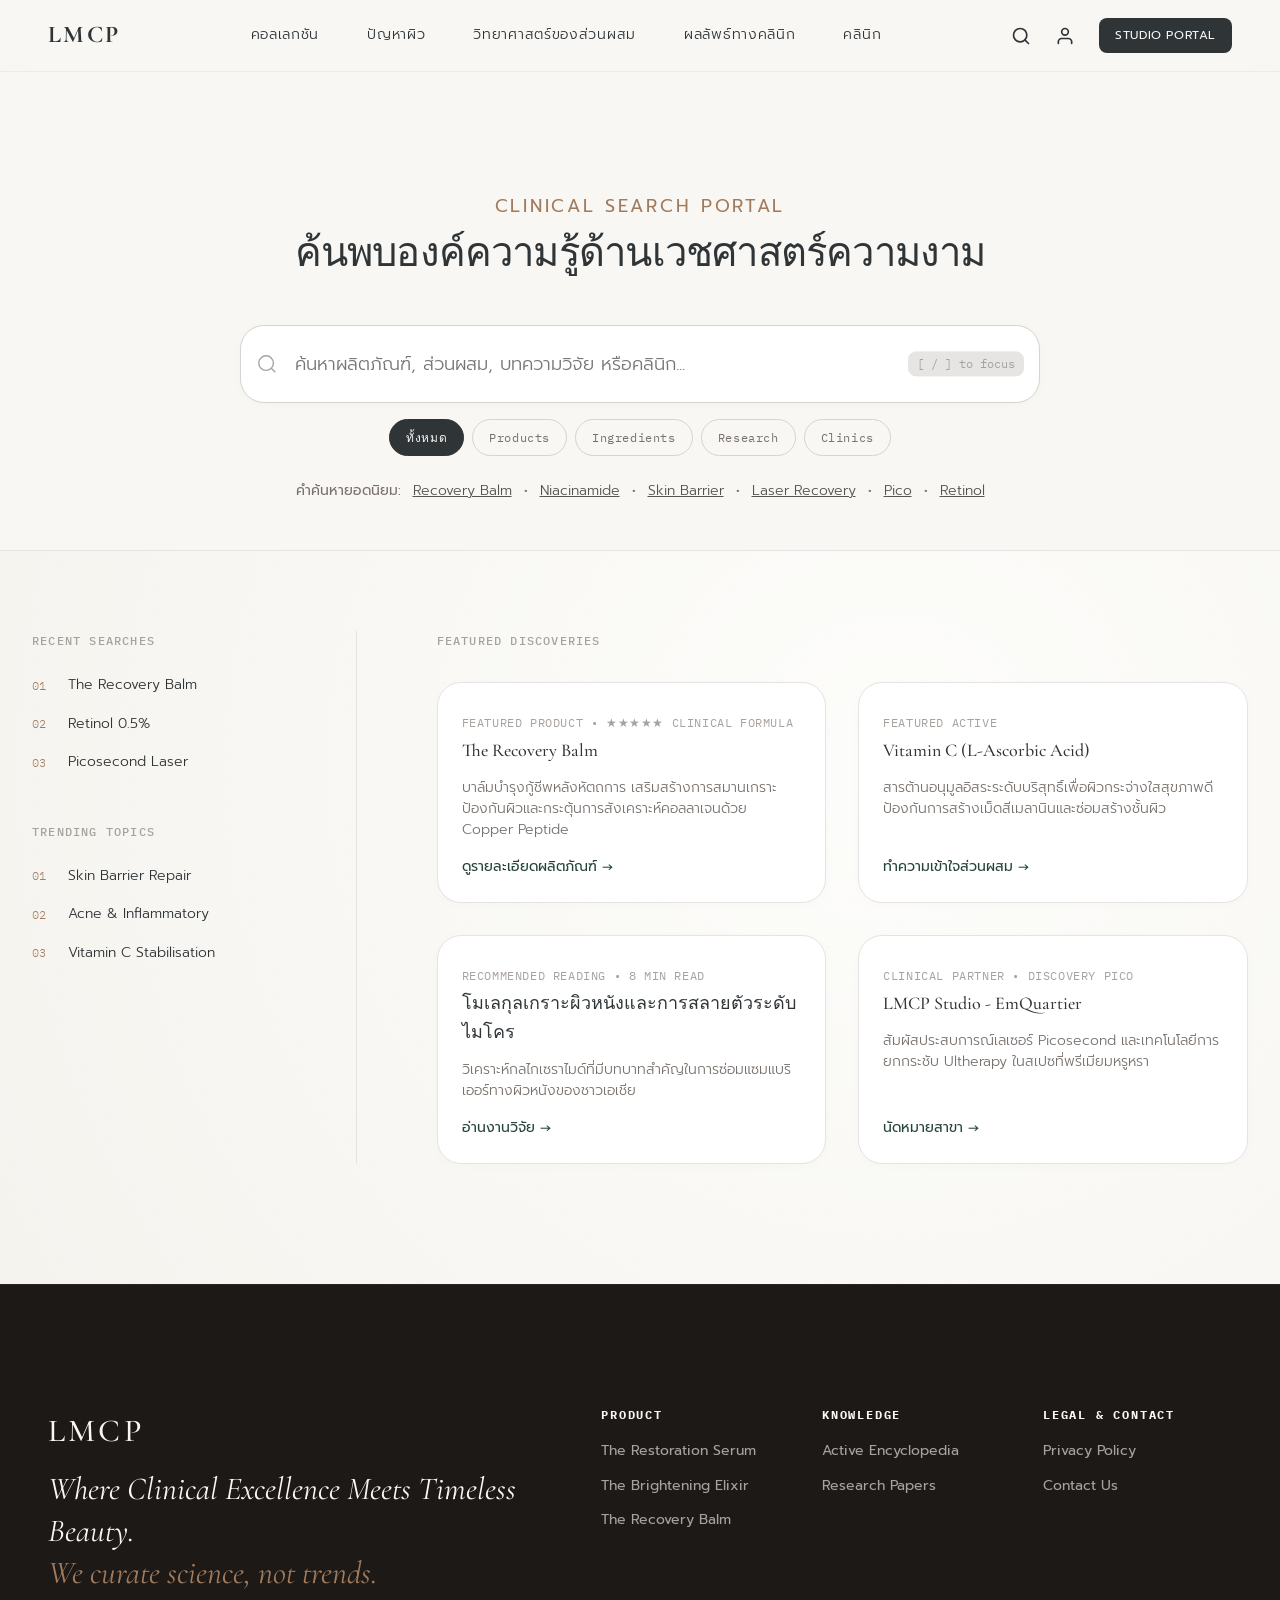
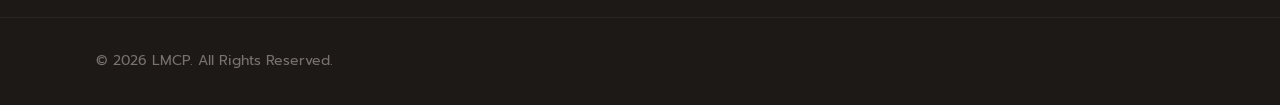
<file: search.html>
<!DOCTYPE html>
<html lang="th">
<head>
  <meta charset="UTF-8">
  <meta name="viewport" content="width=device-width, initial-scale=1.0">
  <title>Clinical Discovery Workspace - LMCP</title>
  
  <link rel="stylesheet" href="variables.css">
  <link rel="stylesheet" href="styles.css">
  <link rel="stylesheet" href="motion.css">
  <link rel="stylesheet" href="shop.css">
  
  <link rel="preconnect" href="https://fonts.googleapis.com">
  <link rel="preconnect" href="https://fonts.gstatic.com" crossorigin>
  <link href="https://fonts.googleapis.com/css2?family=Cormorant+Garamond:ital,wght@0,300;0,400;0,600;1,300;1,400&family=IBM+Plex+Mono:wght@300;400;500&family=Prompt:wght@100;200;300;400;500&display=swap" rel="stylesheet">
  
  <style>
    /* Spotlight Workspace Custom Accents */
    .search-workspace-hero {
      padding: var(--space-12) 0 var(--space-8);
      background-color: var(--color-clinical-white);
      border-bottom: 1px solid var(--border-primary);
      margin-top: 72px;
    }
    
    .search-bar-wrapper {
      position: relative;
      max-width: 800px;
      margin: var(--space-6) auto var(--space-4);
      z-index: 10;
    }
    
    .search-input {
      width: 100%;
      padding: var(--space-5) var(--space-12) var(--space-5) var(--space-6);
      font-family: var(--font-body);
      font-size: var(--font-size-body);
      font-weight: 300;
      color: var(--color-graphite);
      background: var(--color-pure-white);
      border: 1px solid var(--color-stone-300);
      border-radius: var(--radius-xl);
      box-shadow: var(--shadow-soft);
      outline: none;
      transition: all var(--duration-interaction) var(--ease-out-expo);
    }
    
    .search-input:focus {
      border-color: var(--color-forest);
      box-shadow: var(--shadow-medium), 0 0 0 4px rgba(37, 68, 56, 0.05);
    }
    
    .search-input-icon {
      position: absolute;
      left: var(--space-4);
      top: 50%;
      transform: translateY(-50%);
      color: var(--color-stone-400);
      pointer-events: none;
      display: flex;
      align-items: center;
    }
    
    .search-shortcut-badge {
      position: absolute;
      right: var(--space-4);
      top: 50%;
      transform: translateY(-50%);
      font-family: var(--font-mono);
      font-size: var(--font-size-micro);
      color: var(--color-stone-400);
      background-color: var(--color-stone-100);
      border: 1px solid var(--border-primary);
      padding: 2px var(--space-2);
      border-radius: var(--radius-sm);
      pointer-events: none;
    }

    .scope-pills-row {
      display: flex;
      justify-content: center;
      gap: var(--space-2);
      margin-top: var(--space-4);
      flex-wrap: wrap;
    }

    .scope-pill {
      font-family: var(--font-mono);
      font-size: var(--font-size-micro);
      color: var(--color-stone-500);
      background: transparent;
      border: 1px solid var(--color-stone-300);
      padding: var(--space-2) var(--space-4);
      border-radius: var(--radius-pill);
      cursor: pointer;
      transition: all 0.3s;
      letter-spacing: 0.05em;
    }

    .scope-pill:hover, .scope-pill.active {
      color: var(--color-clinical-white);
      background-color: var(--color-graphite);
      border-color: var(--color-graphite);
    }

    .popular-tags-ribbon {
      display: flex;
      justify-content: center;
      align-items: center;
      gap: var(--space-3);
      margin-top: var(--space-5);
      font-size: var(--font-size-caption);
      color: var(--color-stone-500);
      flex-wrap: wrap;
    }

    .popular-tag {
      color: var(--color-stone-600);
      text-decoration: underline;
      cursor: pointer;
      font-weight: 300;
      transition: color 0.2s;
    }

    .popular-tag:hover {
      color: var(--color-forest);
    }

    /* Grid layout */
    .discovery-workspace-body {
      padding: var(--space-10) 0 var(--space-12);
      min-height: 500px;
    }

    /* Pre-search Recommended layout */
    .presearch-grid {
      display: grid;
      grid-template-columns: 1fr 2.5fr;
      gap: var(--space-10);
    }

    .presearch-sidebar {
      border-right: 1px solid var(--border-primary);
      padding-right: var(--space-8);
    }

    .trending-list {
      display: flex;
      flex-direction: column;
      gap: var(--space-4);
      margin-top: var(--space-5);
    }

    .trending-item {
      display: flex;
      align-items: center;
      gap: var(--space-3);
      color: var(--color-graphite);
      text-decoration: none;
      font-weight: 300;
      font-size: var(--font-size-caption);
      transition: color 0.2s;
    }

    .trending-item:hover {
      color: var(--color-forest);
    }

    .trending-num {
      font-family: var(--font-mono);
      color: var(--color-bronze);
      font-size: var(--font-size-micro);
      width: 24px;
    }

    /* Live Search Results structure */
    .results-workspace {
      display: none; /* Dynamic toggled */
    }

    .category-results-block {
      margin-bottom: var(--space-10);
      padding-bottom: var(--space-8);
      border-bottom: 1px solid var(--border-primary);
    }

    .category-results-block:last-child {
      border-bottom: none;
      margin-bottom: 0;
      padding-bottom: 0;
    }

    .category-header {
      display: flex;
      justify-content: space-between;
      align-items: baseline;
      margin-bottom: var(--space-6);
    }

    .category-title {
      font-family: var(--font-heading);
      font-size: var(--font-size-h4);
      color: var(--color-graphite);
    }

    .category-count {
      font-family: var(--font-mono);
      font-size: var(--font-size-caption);
      color: var(--color-stone-400);
    }

    .results-grid {
      display: grid;
      grid-template-columns: repeat(auto-fill, minmax(280px, 1fr));
      gap: var(--space-6);
    }

    /* Cards */
    .result-card {
      background: var(--color-pure-white);
      border: 1px solid var(--border-primary);
      border-radius: var(--radius-xl);
      padding: var(--space-5);
      display: flex;
      flex-direction: column;
      justify-content: space-between;
      transition: all 0.3s var(--ease-out-expo);
      box-shadow: var(--shadow-soft);
      min-height: 220px;
    }

    .result-card:hover {
      transform: translateY(-4px);
      box-shadow: var(--shadow-medium);
      border-color: var(--color-stone-300);
    }

    .card-meta {
      font-family: var(--font-mono);
      font-size: var(--font-size-micro);
      color: var(--color-stone-400);
      margin-bottom: var(--space-2);
      text-transform: uppercase;
      letter-spacing: 0.05em;
    }

    .card-title {
      font-family: var(--font-heading);
      font-size: var(--font-size-body);
      color: var(--color-graphite);
      margin-bottom: var(--space-3);
      font-weight: 500;
    }

    .card-description {
      font-size: var(--font-size-caption);
      color: var(--color-stone-500);
      line-height: 1.5;
      font-weight: 300;
      margin-bottom: var(--space-4);
    }

    .card-link {
      color: var(--color-forest);
      text-decoration: none;
      font-size: var(--font-size-caption);
      font-weight: 400;
      display: inline-flex;
      align-items: center;
      transition: gap 0.2s;
    }

    .card-link:hover {
      gap: 6px;
    }

    /* Highlight mark */
    mark {
      background-color: rgba(37, 68, 56, 0.1);
      color: var(--color-forest);
      border-radius: 2px;
      padding: 0 2px;
    }

    /* Empty state */
    .search-empty-state {
      display: none;
      text-align: center;
      padding: var(--space-12) 0;
      max-width: 500px;
      margin: 0 auto;
    }

    @media (max-width: 960px) {
      .presearch-grid {
        grid-template-columns: 1fr;
        gap: var(--space-8);
      }
      .presearch-sidebar {
        border-right: none;
        border-bottom: 1px solid var(--border-primary);
        padding-right: 0;
        padding-bottom: var(--space-6);
      }
    }
  </style>
  <!-- Smart Image Fallback -->
  <script>
    document.addEventListener('error', function(e) {
      if (e.target && e.target.tagName === 'IMG') {
        var currentSrc = e.target.getAttribute('src') || '';
        var filename = currentSrc.split('/').pop();
        if (filename && e.target.dataset.lastFailed !== filename) {
          e.target.dataset.lastFailed = filename;
          e.target.src = filename;
        }
      }
    }, true);
  </script>
</head>
<body>

  <!-- Sticky Transparent Navigation Header -->
  <header class="main-header">
    <div class="nav-container">
      <div class="logo">
        <a href="homepage.html">LMCP</a>
      </div>
      <nav class="nav-menu">
        <a href="clinical_collections.html">คอลเลกชัน</a>
        <a href="homepage.html#concerns">ปัญหาผิว</a>
        <a href="ingredient_encyclopedia.html">วิทยาศาสตร์ของส่วนผสม</a>
        <a href="homepage.html#stories">ผลลัพธ์ทางคลินิก</a>
        <a href="clinic_finder.html">คลินิก</a>
      </nav>
      <div class="nav-actions">
        <a href="search.html" class="nav-icon active" aria-label="ค้นหา">
          <svg width="20" height="20" viewBox="0 0 24 24" fill="none" stroke="currentColor" stroke-width="2" stroke-linecap="round" stroke-linejoin="round"><circle cx="11" cy="11" r="8"></circle><line x1="21" y1="21" x2="16.65" y2="16.65"></line></svg>
        </a>
        <a href="#" class="nav-icon" aria-label="บัญชีผู้ใช้">
          <svg width="20" height="20" viewBox="0 0 24 24" fill="none" stroke="currentColor" stroke-width="2" stroke-linecap="round" stroke-linejoin="round"><path d="M20 21v-2a4 4 0 0 0-4-4H8a4 4 0 0 0-4 4v2"></path><circle cx="12" cy="7" r="4"></circle></svg>
        </a>
        <a href="#" class="btn-studio">Studio Portal</a>
      </div>
    </div>
  </header>

  <!-- Hero Search Workspace -->
  <header class="search-workspace-hero">
    <div class="container" style="text-align: center;">
      <span class="header-mono" style="color: var(--color-bronze); letter-spacing: 0.15em;">CLINICAL SEARCH PORTAL</span>
      <h1 class="hero-huge-title" style="font-family: var(--font-heading); margin-top: var(--space-2); font-size: var(--font-size-h2); line-height: 1.2;">ค้นพบองค์ความรู้ด้านเวชศาสตร์ความงาม</h1>
      
      <!-- Spotlight Search Box -->
      <div class="search-bar-wrapper">
        <div class="search-input-icon" style="position: absolute; left: var(--space-4); top: 50%; transform: translateY(-50%); color: var(--color-stone-400); display: flex; align-items: center; z-index: 5;">
          <svg width="22" height="22" viewBox="0 0 24 24" fill="none" stroke="currentColor" stroke-width="1.5"><circle cx="11" cy="11" r="8"/><line x1="21" y1="21" x2="16.65" y2="16.65"/></svg>
        </div>
        <input type="text" id="search-input" class="search-input" style="padding-left: 54px;" placeholder="ค้นหาผลิตภัณฑ์, ส่วนผสม, บทความวิจัย หรือคลินิก..." autocomplete="off">
        <div class="search-shortcut-badge">[ / ] to focus</div>
      </div>
      
      <!-- Filter scope pills -->
      <div class="scope-pills-row">
        <button class="scope-pill active" onclick="setScope('all', event)">ทั้งหมด</button>
        <button class="scope-pill" onclick="setScope('products', event)">Products</button>
        <button class="scope-pill" onclick="setScope('ingredients', event)">Ingredients</button>
        <button class="scope-pill" onclick="setScope('research', event)">Research</button>
        <button class="scope-pill" onclick="setScope('clinics', event)">Clinics</button>
      </div>

      <!-- Popular Searches Ribbon -->
      <div class="popular-tags-ribbon">
        <span>คำค้นหายอดนิยม:</span>
        <span class="popular-tag" onclick="quickSearch('Recovery Balm')">Recovery Balm</span> &bull;
        <span class="popular-tag" onclick="quickSearch('Niacinamide')">Niacinamide</span> &bull;
        <span class="popular-tag" onclick="quickSearch('Skin Barrier')">Skin Barrier</span> &bull;
        <span class="popular-tag" onclick="quickSearch('Laser')">Laser Recovery</span> &bull;
        <span class="popular-tag" onclick="quickSearch('Pico')">Pico</span> &bull;
        <span class="popular-tag" onclick="quickSearch('Retinol')">Retinol</span>
      </div>
    </div>
  </header>

  <!-- Discovery Workspace Body -->
  <main class="discovery-workspace-body travertine-bg">
    <div class="container">
      
      <!-- STATE 1: PRE-SEARCH (Recommended Discoveries) -->
      <div id="presearch-workspace" class="presearch-grid">
        <div class="presearch-sidebar">
          <h4 style="font-family: var(--font-mono); font-size: var(--font-size-micro); color: var(--color-stone-400); letter-spacing: 0.1em; margin-bottom: var(--space-4);">RECENT SEARCHES</h4>
          <div class="trending-list" style="margin-bottom: var(--space-8);">
            <a href="#" class="trending-item" onclick="quickSearch('Recovery Balm'); return false;">
              <span class="trending-num">01</span> The Recovery Balm
            </a>
            <a href="#" class="trending-item" onclick="quickSearch('Retinol'); return false;">
              <span class="trending-num">02</span> Retinol 0.5%
            </a>
            <a href="#" class="trending-item" onclick="quickSearch('Pico'); return false;">
              <span class="trending-num">03</span> Picosecond Laser
            </a>
          </div>
          
          <h4 style="font-family: var(--font-mono); font-size: var(--font-size-micro); color: var(--color-stone-400); letter-spacing: 0.1em; margin-bottom: var(--space-4);">TRENDING TOPICS</h4>
          <div class="trending-list">
            <a href="#" class="trending-item" onclick="quickSearch('Barrier'); return false;">
              <span class="trending-num">01</span> Skin Barrier Repair
            </a>
            <a href="#" class="trending-item" onclick="quickSearch('Acne'); return false;">
              <span class="trending-num">02</span> Acne & Inflammatory
            </a>
            <a href="#" class="trending-item" onclick="quickSearch('Vitamin C'); return false;">
              <span class="trending-num">03</span> Vitamin C Stabilisation
            </a>
          </div>
        </div>
        
        <div class="presearch-content">
          <h4 style="font-family: var(--font-mono); font-size: var(--font-size-micro); color: var(--color-stone-400); letter-spacing: 0.1em; margin-bottom: var(--space-6);">FEATURED DISCOVERIES</h4>
          
          <div class="results-grid">
            <!-- Curated Product -->
            <div class="result-card">
              <div>
                <span class="card-meta">FEATURED PRODUCT &bull; ★★★★★ Clinical Formula</span>
                <h3 class="card-title">The Recovery Balm</h3>
                <p class="card-description">บาล์มบำรุงกู้ชีพหลังหัตถการ เสริมสร้างการสมานเกราะป้องกันผิวและกระตุ้นการสังเคราะห์คอลลาเจนด้วย Copper Peptide</p>
              </div>
              <a href="product_detail.html" class="card-link">ดูรายละเอียดผลิตภัณฑ์ &rarr;</a>
            </div>
            
            <!-- Curated Ingredient -->
            <div class="result-card">
              <div>
                <span class="card-meta">FEATURED ACTIVE</span>
                <h3 class="card-title">Vitamin C (L-Ascorbic Acid)</h3>
                <p class="card-description">สารต้านอนุมูลอิสระระดับบริสุทธิ์เพื่อผิวกระจ่างใสสุขภาพดี ป้องกันการสร้างเม็ดสีเมลานินและซ่อมสร้างชั้นผิว</p>
              </div>
              <a href="ingredient_encyclopedia.html" class="card-link">ทำความเข้าใจส่วนผสม &rarr;</a>
            </div>

            <!-- Curated Research Paper -->
            <div class="result-card">
              <div>
                <span class="card-meta">RECOMMENDED READING &bull; 8 MIN READ</span>
                <h3 class="card-title">โมเลกุลเกราะผิวหนังและการสลายตัวระดับไมโคร</h3>
                <p class="card-description">วิเคราะห์กลไกเซราไมด์ที่มีบทบาทสำคัญในการซ่อมแซมแบริเออร์ทางผิวหนังของชาวเอเชีย</p>
              </div>
              <a href="journal_article.html" class="card-link">อ่านงานวิจัย &rarr;</a>
            </div>

            <!-- Curated Clinic -->
            <div class="result-card">
              <div>
                <span class="card-meta">CLINICAL PARTNER &bull; Discovery Pico</span>
                <h3 class="card-title">LMCP Studio - EmQuartier</h3>
                <p class="card-description">สัมผัสประสบการณ์เลเซอร์ Picosecond และเทคโนโลยีการยกกระชับ Ultherapy ในสเปซที่พรีเมียมหรูหรา</p>
              </div>
              <a href="clinic_detail.html" class="card-link">นัดหมายสาขา &rarr;</a>
            </div>
          </div>
        </div>
      </div>

      <!-- STATE 2: LIVE SEARCH RESULTS -->
      <div id="results-workspace" class="results-workspace">
        
        <!-- Category: Products -->
        <div id="cat-products-block" class="category-results-block">
          <div class="category-header">
            <h3 class="category-title">คอลเลกชันและสูตรผลิตภัณฑ์ <span class="category-count" id="count-products">(0)</span></h3>
          </div>
          <div class="results-grid" id="results-products"></div>
        </div>
        
        <!-- Category: Ingredients -->
        <div id="cat-ingredients-block" class="category-results-block">
          <div class="category-header">
            <h3 class="category-title">วิทยาศาสตร์ของส่วนผสม <span class="category-count" id="count-ingredients">(0)</span></h3>
          </div>
          <div class="results-grid" id="results-ingredients"></div>
        </div>
        
        <!-- Category: Research / Journal -->
        <div id="cat-research-block" class="category-results-block">
          <div class="category-header">
            <h3 class="category-title">บทความวิจัยทางการแพทย์ <span class="category-count" id="count-research">(0)</span></h3>
          </div>
          <div class="results-grid" id="results-research"></div>
        </div>
        
        <!-- Category: Clinics -->
        <div id="cat-clinics-block" class="category-results-block">
          <div class="category-header">
            <h3 class="category-title">คลินิกและสเปซพันธมิตร <span class="category-count" id="count-clinics">(0)</span></h3>
          </div>
          <div class="results-grid" id="results-clinics"></div>
        </div>
        
      </div>

      <!-- STATE 3: EMPTY RESULT STATE -->
      <div id="empty-state-workspace" class="search-empty-state">
        <span class="header-mono" style="color: var(--color-bronze); font-size: var(--font-size-micro); display: block; margin-bottom: var(--space-4);">NO RESULTS FOUND</span>
        <h2 style="font-family: var(--font-heading); font-size: var(--font-size-h3); color: var(--color-graphite); margin-bottom: var(--space-4);">ไม่พบผลลัพธ์ที่ตรงกับคำค้นหาของคุณ</h2>
        <p style="font-weight: 300; color: var(--color-stone-500); line-height: 1.6; margin-bottom: var(--space-8);">
          ขออภัย ไม่พบเอกสาร ผลิตภัณฑ์ หรือบทความวิจัยที่ตรงกับคำที่ระบุ ลองสืบค้นโดยใช้คำหลักอื่น ๆ
        </p>
        
        <h4 style="font-family: var(--font-mono); font-size: var(--font-size-micro); color: var(--color-stone-400); margin-bottom: var(--space-4);">ลองค้นหาคำแนะนำเหล่านี้</h4>
        <div style="display: flex; gap: var(--space-3); justify-content: center; flex-wrap: wrap;">
          <button class="scope-pill" onclick="quickSearch('Recovery')">Recovery</button>
          <button class="scope-pill" onclick="quickSearch('Barrier')">Barrier</button>
          <button class="scope-pill" onclick="quickSearch('Vitamin C')">Vitamin C</button>
          <button class="scope-pill" onclick="quickSearch('Journal')">Journal</button>
          <button class="scope-pill" onclick="quickSearch('Clinic')">Clinic</button>
        </div>
      </div>

    </div>
  </main>

  <!-- Footer -->
  <footer class="main-footer" style="background-color: var(--color-stone-900); color: var(--color-stone-300); padding-top: var(--space-12); border-top: 1px solid rgba(255,255,255,0.05);">
    <div class="footer-container" style="display: grid; grid-template-columns: 1.5fr 2fr; gap: var(--space-10); padding-bottom: var(--space-10); max-width: 1440px; margin: 0 auto; padding: 0 var(--space-8);">
      <div class="footer-brand">
        <h3 style="font-family: var(--font-heading); font-size: var(--font-size-h3); color: var(--color-clinical-white); margin-bottom: var(--space-3); letter-spacing: 0.1em;">LMCP</h3>
        <div class="brand-manifesto" style="font-family: var(--font-heading); font-size: var(--font-size-h3); color: var(--color-clinical-white); line-height: 1.3; font-style: italic; margin-bottom: var(--space-5);">
          <p class="manifesto-line-1">Where Clinical Excellence Meets Timeless Beauty.</p>
          <p class="manifesto-line-2" style="color: var(--color-bronze);">We curate science, not trends.</p>
        </div>
      </div>
      <div class="footer-links" style="display: grid; grid-template-columns: repeat(3, 1fr); gap: var(--space-6);">
        <div class="links-column">
          <h6 style="font-family: var(--font-mono); font-size: var(--font-size-micro); color: var(--color-clinical-white); letter-spacing: 0.15em; margin-bottom: var(--space-4);">PRODUCT</h6>
          <a href="product_detail.html" style="display: block; font-size: var(--font-size-caption); color: var(--color-stone-400); text-decoration: none; margin-bottom: var(--space-3);">The Restoration Serum</a>
          <a href="#" style="display: block; font-size: var(--font-size-caption); color: var(--color-stone-400); text-decoration: none; margin-bottom: var(--space-3);">The Brightening Elixir</a>
          <a href="product_detail.html" style="display: block; font-size: var(--font-size-caption); color: var(--color-stone-400); text-decoration: none; margin-bottom: var(--space-3);">The Recovery Balm</a>
        </div>
        <div class="links-column">
          <h6 style="font-family: var(--font-mono); font-size: var(--font-size-micro); color: var(--color-clinical-white); letter-spacing: 0.15em; margin-bottom: var(--space-4);">KNOWLEDGE</h6>
          <a href="ingredient_encyclopedia.html" style="display: block; font-size: var(--font-size-caption); color: var(--color-stone-400); text-decoration: none; margin-bottom: var(--space-3);">Active Encyclopedia</a>
          <a href="journal_article.html" style="display: block; font-size: var(--font-size-caption); color: var(--color-stone-400); text-decoration: none; margin-bottom: var(--space-3);">Research Papers</a>
        </div>
        <div class="links-column">
          <h6 style="font-family: var(--font-mono); font-size: var(--font-size-micro); color: var(--color-clinical-white); letter-spacing: 0.15em; margin-bottom: var(--space-4);">LEGAL & CONTACT</h6>
          <a href="#" style="display: block; font-size: var(--font-size-caption); color: var(--color-stone-400); text-decoration: none; margin-bottom: var(--space-3);">Privacy Policy</a>
          <a href="#" style="display: block; font-size: var(--font-size-caption); color: var(--color-stone-400); text-decoration: none; margin-bottom: var(--space-3);">Contact Us</a>
        </div>
      </div>
    </div>
    <div class="footer-bottom" style="border-top: 1px solid rgba(255,255,255,0.05); padding: var(--space-6) 0; max-width: 1440px; margin: 0 auto; padding: var(--space-6) var(--space-8);">
      <div class="collection-container" style="display: flex; justify-content: space-between; font-size: var(--font-size-caption); color: var(--color-stone-500);">
        <span>© 2026 LMCP. All Rights Reserved.</span>
      </div>
    </div>
  </footer>

  <!-- Search database & logic -->
  <script>
    // 1. Mock Database
    const database = [
      {
        id: "prod-restoration",
        category: "products",
        meta: "RESTORATION COLLECTION",
        title: "The Restoration Serum",
        description: "เซรั่มเข้มข้นกู้ชีพเกราะป้องกันผิวที่แห้งเสียอ่อนแอ ด้วยระบบเซราไมด์ NP และเทคโนโลยี Lipid-Lock ล็อกความชุ่มชื้นใน 3 วัน",
        linkText: "ดูรายละเอียดผลิตภัณฑ์ &rarr;",
        url: "product_detail.html"
      },
      {
        id: "prod-recovery",
        category: "products",
        meta: "RECOVERY COLLECTION &bull; ★★★★★ Clinical Formula",
        title: "The Recovery Balm",
        description: "บาล์มฟื้นฟูผิวอักเสบหลังหัตถการเลเซอร์ Picosecond เสริม Copper Tripeptide-1 2.0% เร่งการสมานรอยแผลและโครงสร้างผิว",
        linkText: "ดูรายละเอียดผลิตภัณฑ์ &rarr;",
        url: "product_detail.html"
      },
      {
        id: "prod-brightening",
        category: "products",
        meta: "BRIGHTENING COLLECTION",
        title: "The Brightening Elixir",
        description: "เอสเซนส์สูตรเมลานินเรกูเลเตอร์ สลายจุดด่างดำ รอยฝ้า กระ และปรับสมดุลผิวให้กระจ่างใสอย่างนุ่มนวลสูงสุด",
        linkText: "ดูรายละเอียดผลิตภัณฑ์ &rarr;",
        url: "product_detail.html"
      },
      {
        id: "ing-vitc",
        category: "ingredients",
        meta: "CLINICAL ACTIVE &bull; PH 3.0 - 3.5",
        title: "Vitamin C (L-Ascorbic Acid 15%)",
        description: "วิตามินซีสดความเข้มข้นสูง ปกป้องผิวจากปัจจัยภายนอก กระตุ้นคอลลาเจน และบล็อกกระบวนการสร้างเม็ดสีที่ Epidermis",
        linkText: "ทำความเข้าใจส่วนผสม &rarr;",
        url: "ingredient_encyclopedia.html"
      },
      {
        id: "ing-niac",
        category: "ingredients",
        meta: "REFINEMENT ACTIVE &bull; PH 6.0 - 6.5 &bull; Compatible",
        title: "Niacinamide (Vitamin B3 10%)",
        description: "วิตามินบี 3 เข้มข้น ลดรอยแดง กระชับรูขุมขน ปรับผิวเรียบเนียน และยับยั้งการขนส่งเมลานินขึ้นสู่ผิวชั้นบน",
        linkText: "ทำความเข้าใจส่วนผสม &rarr;",
        url: "ingredient_encyclopedia.html"
      },
      {
        id: "ing-retinol",
        category: "ingredients",
        meta: "RENEWAL ACTIVE &bull; PH 5.0 - 6.0 &bull; Avoid: Vit C",
        title: "Pure Retinol (วิตามินเอ 0.5%)",
        description: "อนุพันธ์เรตินอลบริสุทธิ์เร่งการผลัดเซลล์ผิวชั้นนอก กระตุ้นการสังเคราะห์คอลลาเจนใต้ชั้น Dermis เพื่อลดเลือนริ้วรอยร่องลึก",
        linkText: "ทำความเข้าใจส่วนผสม &rarr;",
        url: "ingredient_encyclopedia.html"
      },
      {
        id: "journal-barrier",
        category: "research",
        meta: "CLINICAL JOURNAL &bull; 8 MIN READ &bull; Advisory Endorsed",
        title: "โมเลกุลเกราะผิวหนังบอบบางแพ้ง่ายและการสลายตัวระดับไมโคร",
        description: "เจาะลึกบทบาทหน้าที่ของเซราไมด์ NPs อิ่มตัวและโครงสร้าง Lipid Matrix ในการทำหน้าที่เป็นหน้าด่านป้องกันผิวอักเสบในสภาวะเลเซอร์ Picosend",
        linkText: "อ่านงานวิจัย &rarr;",
        url: "journal_article.html"
      },
      {
        id: "journal-vitc",
        category: "research",
        meta: "CLINICAL JOURNAL &bull; 6 MIN READ",
        title: "การเปรียบเทียบเชิงวิเคราะห์ความเสถียรระหว่าง L-Ascorbic Acid และอนุพันธ์เสถียรอื่น ๆ",
        description: "บทความเปรียบเทียบเชิงลึกด้านประสิทธิผลการนำพาสารต้านอนุมูลอิสระเข้าสู่ระดับโครงสร้างชั้น Dermis และอัตราการเกิดอ็อกซิเดชัน",
        linkText: "อ่านงานวิจัย &rarr;",
        url: "journal_article.html"
      },
      {
        id: "clinic-emq",
        category: "clinics",
        meta: "PARTNER STUDIO &bull; EMQUARTIER 3F &bull; Discovery Pico",
        title: "LMCP Studio - EmQuartier",
        description: "ศูนย์นวัตกรรมผิวพรรณพรีเมียมที่รวบรวมเลเซอร์เทคโนโลยีขั้นสูง Discovery Pico, Ultherapy และดูแลโดยแพทย์คณะที่ปรึกษาแพทย์เฉพาะทาง",
        linkText: "นัดหมายสาขา &rarr;",
        url: "clinic_detail.html"
      },
      {
        id: "clinic-rjd",
        category: "clinics",
        meta: "PARTNER STUDIO &bull; RAJADAMRI 1F &bull; Barrier Repair Program",
        title: "LMCP Studio - Rajadamri",
        description: "สเปซส่วนตัวเพื่อการวิเคราะห์และบำบัดผิวด้วยโปรแกรมฟื้นฟูเกราะแบริเออร์ทางผิวหนังหลังการทำหัตถการขั้นสูงในย่านใจกลางราชดำริ",
        linkText: "นัดหมายสาขา &rarr;",
        url: "clinic_detail.html"
      }
    ];

    let currentScope = 'all';

    // 2. Search Logic
    const searchInput = document.getElementById('search-input');
    const presearchWorkspace = document.getElementById('presearch-workspace');
    const resultsWorkspace = document.getElementById('results-workspace');
    const emptyStateWorkspace = document.getElementById('empty-state-workspace');

    searchInput.addEventListener('input', () => {
      executeSearch();
    });

    function setScope(scope, event) {
      currentScope = scope;
      
      // Update active pill
      const pills = document.querySelectorAll('.scope-pill');
      pills.forEach(pill => pill.classList.remove('active'));
      event.currentTarget.classList.add('active');
      
      executeSearch();
    }

    function quickSearch(keyword) {
      searchInput.value = keyword;
      searchInput.focus();
      executeSearch();
    }

    function highlightText(text, query) {
      if (!query) return text;
      const escapeRegExp = (string) => string.replace(/[.*+?^${}()|[\]\\]/g, '\\$&');
      const regex = new RegExp(`(${escapeRegExp(query)})`, 'gi');
      return text.replace(regex, '<mark>$1</mark>');
    }

    function executeSearch() {
      const query = searchInput.value.trim().toLowerCase();
      
      if (!query) {
        // Show pre-search, hide results and empty state
        presearchWorkspace.style.display = 'grid';
        resultsWorkspace.style.display = 'none';
        emptyStateWorkspace.style.display = 'none';
        return;
      }

      // Filter results
      const filtered = database.filter(item => {
        // Filter by scope
        if (currentScope !== 'all' && item.category !== currentScope) return false;
        
        // Filter by query match
        return item.title.toLowerCase().includes(query) || 
               item.description.toLowerCase().includes(query) ||
               item.meta.toLowerCase().includes(query);
      });

      if (filtered.length === 0) {
        // Show empty state, hide others
        presearchWorkspace.style.display = 'none';
        resultsWorkspace.style.display = 'none';
        emptyStateWorkspace.style.display = 'block';
        return;
      }

      // Show results workspace, hide others
      presearchWorkspace.style.display = 'none';
      resultsWorkspace.style.display = 'block';
      emptyStateWorkspace.style.display = 'none';

      // Group results
      const groups = {
        products: [],
        ingredients: [],
        research: [],
        clinics: []
      };

      filtered.forEach(item => {
        groups[item.category].push(item);
      });

      // Render categories
      renderCategoryBlock('products', groups.products, query);
      renderCategoryBlock('ingredients', groups.ingredients, query);
      renderCategoryBlock('research', groups.research, query);
      renderCategoryBlock('clinics', groups.clinics, query);
    }

    function renderCategoryBlock(category, items, query) {
      const block = document.getElementById(`cat-${category}-block`);
      const container = document.getElementById(`results-${category}`);
      const countLabel = document.getElementById(`count-${category}`);
      
      // Hide category block if no items and scope is 'all'
      if (items.length === 0 && currentScope === 'all') {
        block.style.display = 'none';
        return;
      }

      block.style.display = 'block';
      countLabel.innerText = `(${items.length})`;
      container.innerHTML = '';

      items.forEach(item => {
        const card = document.createElement('div');
        card.className = 'result-card animate-fade-in';
        
        const highlightedMeta = highlightText(item.meta, query);
        const highlightedTitle = highlightText(item.title, query);
        const highlightedDesc = highlightText(item.description, query);
        
        card.innerHTML = `
          <div>
            <span class="card-meta">${highlightedMeta}</span>
            <h3 class="card-title">${highlightedTitle}</h3>
            <p class="card-description">${highlightedDesc}</p>
          </div>
          <a href="${item.url}" class="card-link">${item.linkText}</a>
        `;
        container.appendChild(card);
      });
    }

    // 3. Keyboard Shortcuts Listener
    document.addEventListener('keydown', (e) => {
      // Don't override default typing focus in inputs
      if (document.activeElement.tagName === 'INPUT' || document.activeElement.tagName === 'TEXTAREA') {
        return;
      }

      // '/' to focus
      if (e.key === '/') {
        e.preventDefault();
        searchInput.focus();
      }

      // 'Ctrl + K' shortcut
      if ((e.ctrlKey || e.metaKey) && e.key.toLowerCase() === 'k') {
        e.preventDefault();
        searchInput.focus();
      }
    });

    // Sticky Nav Scroll Logic
    window.addEventListener('scroll', () => {
      const header = document.querySelector('.main-header');
      if (window.scrollY > 50) {
        header.style.background = 'rgba(248, 247, 244, 0.95)';
        header.style.boxShadow = 'var(--shadow-soft)';
      } else {
        header.style.background = 'rgba(248, 247, 244, 0.7)';
        header.style.boxShadow = 'none';
      }
    });
  </script>
</body>
</html>
</file>
<file: variables.css>
:root {
  --color-clinical-white: #F8F7F4;
  --color-pure-white: #FFFFFF;
  --color-graphite: #2F3437;
  --color-forest: #254438;
  --color-bronze: #A27B5C;

  --color-stone-50: #F5F5F4;
  --color-stone-100: #E7E5E4;
  --color-stone-200: #E6E4E2;
  --color-stone-300: #D6D3D1;
  --color-stone-400: #A8A29E;
  --color-stone-500: #78716C;
  --color-stone-600: #57534E;
  --color-stone-700: #44403C;
  --color-stone-800: #292524;
  --color-stone-900: #1C1917;

  --bg-primary: var(--color-clinical-white);
  --bg-surface: var(--color-pure-white);
  --text-primary: var(--color-graphite);
  --text-accent: var(--color-forest);
  --text-muted: var(--color-stone-500);
  --border-primary: var(--color-stone-200);

  --font-heading: 'Cormorant Garamond', 'Noto Sans Thai', serif;
  --font-body: 'Prompt', 'Noto Sans Thai', sans-serif;
  --font-mono: 'IBM Plex Mono', monospace;

  --font-size-hero: 72px;
  --font-size-display: 56px;
  --font-size-h1: 48px;
  --font-size-h2: 40px;
  --font-size-h3: 32px;
  --font-size-h4: 24px;
  --font-size-body-l: 20px;
  --font-size-body: 18px;
  --font-size-small: 16px;
  --font-size-caption: 14px;
  --font-size-micro: 12px;

  --space-1: 4px;
  --space-2: 8px;
  --space-3: 12px;
  --space-4: 16px;
  --space-5: 24px;
  --space-6: 32px;
  --space-7: 40px;
  --space-8: 48px;
  --space-9: 64px;
  --space-10: 80px;
  --space-11: 96px;
  --space-12: 120px;
  --space-13: 160px;

  --radius-xs: 4px;
  --radius-sm: 8px;
  --radius-md: 12px;
  --radius-lg: 16px;
  --radius-xl: 24px;
  --radius-2xl: 32px;
  --radius-pill: 999px;

  --shadow-soft: 0 2px 12px rgba(43, 45, 47, 0.02);
  --shadow-medium: 0 4px 20px rgba(43, 45, 47, 0.04);
  --shadow-floating: 0 12px 36px rgba(43, 45, 47, 0.06);
}
</file>
<file: styles.css>
* {
  box-sizing: border-box;
  margin: 0;
  padding: 0;
}
body {
  background-color: var(--bg-primary);
  color: var(--text-primary);
  font-family: var(--font-body);
  font-size: var(--font-size-body);
  line-height: 1.6;
  overflow-x: hidden;
}
h1, h2, h3, h4, .font-heading {
  font-family: var(--font-heading);
  font-weight: 500;
}
.container {
  width: 100%;
  max-width: 1440px;
  margin: 0 auto;
  padding: 0 var(--space-6);
}
.travertine-bg {
  background: radial-gradient(circle at 70% 30%, #FDFDFB 0%, #F5F3EE 100%);
  position: relative;
}
.travertine-bg::before {
  content: '';
  position: absolute;
  top: 0; left: 0; right: 0; bottom: 0;
  background-image: radial-gradient(rgba(0,0,0,0.015) 1px, transparent 0);
  background-size: 24px 24px;
  pointer-events: none;
  opacity: 0.7;
}
.btn-primary {
  display: inline-flex;
  align-items: center;
  justify-content: center;
  background-color: var(--color-forest);
  color: var(--color-clinical-white);
  font-family: var(--font-body);
  font-size: var(--font-size-small);
  font-weight: 400;
  text-decoration: none;
  padding: var(--space-4) var(--space-8);
  border-radius: var(--radius-pill);
  border: 1px solid var(--color-forest);
  transition: all 0.3s var(--ease-out-expo);
  cursor: pointer;
}
.btn-primary:hover {
  background-color: transparent;
  color: var(--color-forest);
}
.btn-secondary {
  display: inline-flex;
  align-items: center;
  justify-content: center;
  background-color: transparent;
  color: var(--color-graphite);
  font-family: var(--font-body);
  font-size: var(--font-size-small);
  text-decoration: none;
  padding: var(--space-4) var(--space-8);
  border-radius: var(--radius-pill);
  border: 1px solid var(--color-stone-300);
  transition: all 0.3s var(--ease-out-expo);
  cursor: pointer;
}
.btn-secondary:hover {
  border-color: var(--color-graphite);
}

/* Global Navigation Header Styles */
.main-header {
  position: fixed;
  top: 0; left: 0; right: 0;
  height: 72px;
  z-index: 1000;
  background: rgba(248, 247, 244, 0.7);
  backdrop-filter: blur(20px);
  -webkit-backdrop-filter: blur(20px);
  border-bottom: 1px solid rgba(47, 52, 55, 0.05);
  transition: background 0.3s ease;
}
.nav-container {
  max-width: 1440px;
  height: 100%;
  margin: 0 auto;
  padding: 0 var(--space-8);
  display: flex;
  align-items: center;
  justify-content: space-between;
}
.logo a {
  font-family: var(--font-heading);
  font-size: var(--font-size-h4);
  color: var(--color-graphite);
  text-decoration: none;
  font-weight: 700;
  letter-spacing: 0.1em;
}
.nav-menu {
  display: flex;
  gap: var(--space-8);
}
.nav-menu a {
  color: var(--color-graphite);
  text-decoration: none;
  font-size: var(--font-size-caption);
  font-weight: 300;
  letter-spacing: 0.05em;
  transition: color 0.3s var(--ease-out-expo);
}
.nav-menu a:hover, .nav-menu a.active {
  color: var(--color-forest);
  font-weight: 400;
}
.nav-actions {
  display: flex;
  align-items: center;
  gap: var(--space-5);
}
.nav-icon {
  color: var(--color-graphite);
  display: inline-flex;
  transition: color 0.3s;
}
.nav-icon:hover {
  color: var(--color-forest);
}
.btn-studio {
  font-family: var(--font-body);
  font-size: var(--font-size-micro);
  color: var(--color-clinical-white);
  background-color: var(--color-graphite);
  text-decoration: none;
  padding: var(--space-2) var(--space-4);
  border-radius: var(--radius-sm);
  text-transform: uppercase;
  letter-spacing: 0.05em;
  transition: opacity 0.3s;
}
.btn-studio:hover {
  opacity: 0.9;
}

/* Mobile Responsive System Styles */
@media (max-width: 768px) {
  .main-header {
    height: 60px;
  }
  .nav-container {
    padding: 0 var(--space-4);
  }
  .nav-menu {
    display: flex;
    overflow-x: auto;
    white-space: nowrap;
    gap: var(--space-4);
    padding: var(--space-2) 0;
    -webkit-overflow-scrolling: touch;
    scrollbar-width: none;
  }
  .nav-menu::-webkit-scrollbar {
    display: none;
  }
  .nav-menu a {
    font-size: 13px;
    padding: 2px 4px;
  }
  .btn-studio {
    display: none;
  }
  .nav-actions {
    gap: var(--space-3);
  }
  .hero-section {
    height: auto !important;
    min-height: unset !important;
    padding: 80px 0 40px 0 !important;
  }
  .hero-container {
    grid-template-columns: 1fr !important;
    gap: var(--space-6) !important;
    padding: 0 var(--space-4) !important;
  }
  .hero-content {
    align-items: center !important;
    text-align: center !important;
  }
  .hero-title {
    font-size: clamp(2rem, 8vw, 2.8rem) !important;
  }
  .hero-subtitle {
    font-size: var(--font-size-body) !important;
  }
  .hero-actions {
    width: 100%;
    flex-direction: column;
    gap: var(--space-3);
  }
  .hero-actions .btn-primary,
  .hero-actions .btn-secondary {
    width: 100%;
  }
}
</file>
<file: motion.css>
:root {
  --ease-out-expo: cubic-bezier(0.16, 1, 0.3, 1);
  --ease-in-out-cubic: cubic-bezier(0.65, 0, 0.35, 1);
  --duration-luxury: 800ms;
  --duration-interaction: 300ms;
}

/* Scroll reveal sections */
.reveal-section {
  opacity: 0;
  transform: translateY(30px);
  transition: opacity var(--duration-luxury) var(--ease-out-expo),
              transform var(--duration-luxury) var(--ease-out-expo);
}

.reveal-section.revealed {
  opacity: 1;
  transform: translateY(0);
}

/* Soft Staggered Card Reveal */
.reveal-card {
  opacity: 0;
  transform: translateY(15px);
  transition: opacity 1200ms var(--ease-out-expo),
              transform 1200ms var(--ease-out-expo);
}

.revealed .reveal-card {
  opacity: 1;
  transform: translateY(0);
}

/* Staggered load delays */
.stagger-1 { transition-delay: 80ms !important; }
.stagger-2 { transition-delay: 160ms !important; }
.stagger-3 { transition-delay: 240ms !important; }
.stagger-4 { transition-delay: 320ms !important; }
.stagger-5 { transition-delay: 400ms !important; }
.stagger-6 { transition-delay: 480ms !important; }

/* Hero Zoom and text load */
.hero-image-zoom {
  transform: scale(1.05);
  transition: transform 1400ms var(--ease-out-expo) !important;
}

.hero-image-zoom.loaded {
  transform: scale(1);
}

.hero-text-load {
  opacity: 0;
  transform: translateY(15px);
  transition: opacity 1000ms var(--ease-out-expo),
              transform 1000ms var(--ease-out-expo);
}

.hero-text-load.loaded {
  opacity: 1;
  transform: translateY(0);
}

/* Standard Interaction animations */
.hover-lift {
  transition: transform var(--duration-interaction) var(--ease-out-expo),
              box-shadow var(--duration-interaction) var(--ease-out-expo);
}

.hover-lift:hover {
  transform: translateY(-4px);
  box-shadow: 0 10px 30px rgba(0, 0, 0, 0.04);
}

.hover-scale {
  overflow: hidden;
}

.hover-scale img {
  transition: transform var(--duration-luxury) var(--ease-out-expo);
  will-change: transform;
}

.hover-scale:hover img {
  transform: scale(1.02); /* High luxury quiet 1.02 zoom only */
}

/* Sticky Header Logo transition */
.main-header {
  transition: background-color 300ms var(--ease-out-expo),
              box-shadow 300ms var(--ease-out-expo),
              padding 300ms var(--ease-out-expo);
}

.main-header .logo a {
  display: inline-block;
  transition: transform 300ms var(--ease-out-expo);
  transform-origin: left center;
}

.main-header.scrolled .logo a {
  transform: scale(0.93); /* Guided luxury sizing */
}

/* Active Nav highlighting */
.main-header .nav-menu a {
  position: relative;
  transition: color var(--duration-interaction) var(--ease-out-expo);
}

.main-header .nav-menu a.active {
  color: var(--color-forest) !important;
  font-weight: 500;
}

.main-header .nav-menu a::after {
  content: '';
  position: absolute;
  bottom: -4px;
  left: 0;
  width: 0;
  height: 1px;
  background-color: var(--color-forest);
  transition: width var(--duration-interaction) var(--ease-out-expo);
}

.main-header .nav-menu a.active::after {
  width: 100%;
}

/* Clinical Evidence Chart */
.chart-bar-fill {
  width: 0% !important;
  transition: width 1500ms var(--ease-out-expo) !important;
}

/* Subtle editorial parallax */
.parallax-container {
  overflow: hidden;
  position: relative;
}

.parallax-img {
  will-change: transform;
  transform: translateY(0);
  transition: transform 200ms linear;
}
</file>
<file: shop.css>
/* LMCP Shop & Editorial Layout Stylesheet */

/* 1. Page Hero: Huge Image -> Huge Typography -> Whitespace -> Editorial Story */
.page-hero {
  position: relative;
  width: 100%;
  margin-top: 72px;
  padding-bottom: var(--space-12);
  border-bottom: 1px solid var(--border-primary);
  background-color: var(--color-clinical-white);
}

.hero-large-visual {
  width: 100%;
  height: 640px;
  overflow: hidden;
  position: relative;
}

.hero-large-visual img {
  width: 100%;
  height: 100%;
  object-fit: cover;
  filter: brightness(0.95);
}

.hero-editorial-meta {
  max-width: 1200px;
  margin: 0 auto;
  padding: var(--space-10) var(--space-8) 0 var(--space-8);
}

.hero-mono-label {
  font-family: var(--font-mono);
  font-size: var(--font-size-micro);
  color: var(--color-bronze);
  letter-spacing: 0.2em;
  text-transform: uppercase;
  margin-bottom: var(--space-3);
  display: block;
}

.hero-huge-title {
  font-family: var(--font-heading);
  font-size: 4.5rem;
  font-weight: 300;
  line-height: 1.1;
  color: var(--color-graphite);
  margin-bottom: var(--space-8);
  letter-spacing: -0.02em;
}

.hero-editorial-story {
  display: grid;
  grid-template-columns: 1.2fr 1.8fr;
  gap: var(--space-12);
  margin-top: var(--space-6);
}

.hero-story-lead {
  font-family: var(--font-heading);
  font-size: var(--font-size-h3);
  line-height: 1.4;
  color: var(--color-forest);
  font-style: italic;
}

.hero-story-body {
  font-size: var(--font-size-body-l);
  line-height: 1.6;
  color: var(--color-stone-600);
  font-weight: 300;
}

/* 2. Gallery-style Collections */
.collection-series-section {
  padding: var(--space-12) 0;
  background-color: var(--color-pure-white);
  border-bottom: 1px solid var(--border-primary);
}

.collection-container {
  max-width: 1440px;
  margin: 0 auto;
  padding: 0 var(--space-8);
}

.collection-block {
  margin-bottom: var(--space-12);
}

.collection-block:last-child {
  margin-bottom: 0;
}

.collection-header-row {
  display: flex;
  justify-content: space-between;
  align-items: flex-end;
  border-bottom: 1px solid var(--border-primary);
  padding-bottom: var(--space-4);
  margin-bottom: var(--space-8);
}

.collection-header-title {
  display: flex;
  flex-direction: column;
  gap: var(--space-2);
}

.collection-num {
  font-family: var(--font-mono);
  font-size: var(--font-size-small);
  color: var(--color-bronze);
}

.collection-header-title h2 {
  font-size: var(--font-size-h2);
  color: var(--color-graphite);
  font-weight: 400;
}

.collection-accent-badge {
  font-family: var(--font-mono);
  font-size: var(--font-size-micro);
  padding: var(--space-1) var(--space-3);
  border-radius: var(--radius-full);
  font-weight: 500;
  letter-spacing: 0.1em;
}

.accent-restoration {
  background-color: rgba(37, 68, 56, 0.08);
  color: var(--color-forest);
}

.accent-brightening {
  background-color: rgba(162, 123, 92, 0.08);
  color: var(--color-bronze);
}

.accent-hydration {
  background-color: rgba(100, 100, 100, 0.08);
  color: #666;
}

.accent-sensitive {
  background-color: rgba(70, 100, 120, 0.08);
  color: #466478;
}

/* 3. Asymmetric Product Showcase */
.showcase-row {
  display: grid;
  grid-template-columns: 1.8fr 1.2fr;
  gap: var(--space-10);
  align-items: center;
}

.showcase-row.reversed {
  grid-template-columns: 1.2fr 1.8fr;
}

.showcase-visual {
  width: 100%;
  height: 520px;
  border-radius: var(--radius-2xl);
  overflow: hidden;
  background-color: var(--color-stone-50);
  box-shadow: var(--shadow-medium);
}

.showcase-visual img {
  width: 100%;
  height: 100%;
  object-fit: cover;
  transition: transform var(--duration-luxury) var(--ease-out-expo);
}

.showcase-visual:hover img {
  transform: scale(1.03);
}

.showcase-content {
  display: flex;
  flex-direction: column;
  align-items: flex-start;
  gap: var(--space-4);
  padding: var(--space-6);
}

.showcase-label {
  font-family: var(--font-mono);
  font-size: var(--font-size-micro);
  color: var(--color-bronze);
  letter-spacing: 0.1em;
}

.showcase-title {
  font-size: var(--font-size-h3);
  color: var(--color-graphite);
}

.showcase-text {
  font-size: var(--font-size-body-l);
  color: var(--color-stone-500);
  font-weight: 300;
  line-height: 1.6;
}

.showcase-ingredients-list {
  display: flex;
  flex-wrap: wrap;
  gap: var(--space-2);
  margin: var(--space-2) 0;
}

.ing-badge {
  font-size: var(--font-size-caption);
  color: var(--color-forest);
  background-color: var(--color-clinical-white);
  padding: var(--space-1) var(--space-3);
  border: 1px solid var(--border-primary);
  border-radius: var(--radius-md);
}

.showcase-link {
  font-size: var(--font-size-caption);
  color: var(--color-bronze);
  text-decoration: none;
  font-weight: 500;
  letter-spacing: 0.05em;
  border-bottom: 1px solid transparent;
  transition: border-color var(--duration-interaction), color var(--duration-interaction);
  margin-top: var(--space-2);
}

.showcase-link:hover {
  color: var(--color-forest);
  border-color: var(--color-forest);
}

@media (max-width: 960px) {
  .hero-editorial-story {
    grid-template-columns: 1fr;
    gap: var(--space-6);
  }
  .hero-huge-title {
    font-size: 3rem;
  }
  .hero-large-visual {
    height: 400px;
  }
  .showcase-row, .showcase-row.reversed {
    grid-template-columns: 1fr;
    gap: var(--space-8);
  }
  .showcase-visual {
    height: 340px;
  }
}

/* 4. Product Detail Split Showcase */
.detail-hero-grid {
  display: grid;
  grid-template-columns: 1.1fr 0.9fr;
  gap: var(--space-10);
  max-width: 1200px;
  margin: var(--space-10) auto;
  padding: 0 var(--space-8);
}

.detail-gallery {
  display: flex;
  flex-direction: column;
  gap: var(--space-4);
}

.gallery-main {
  width: 100%;
  height: 580px;
  border-radius: var(--radius-2xl);
  overflow: hidden;
  background-color: var(--color-stone-50);
}

.gallery-main img {
  width: 100%;
  height: 100%;
  object-fit: cover;
}

.detail-specs-card {
  padding: var(--space-8);
  border: 1px solid var(--border-primary);
  border-radius: var(--radius-2xl);
  background-color: var(--color-clinical-white);
  display: flex;
  flex-direction: column;
  gap: var(--space-6);
}

.specs-title {
  font-family: var(--font-heading);
  font-size: 2.2rem;
  font-weight: 400;
  color: var(--color-graphite);
}

.specs-grid {
  display: grid;
  grid-template-columns: 1fr 1fr;
  gap: var(--space-4);
  border-top: 1px solid var(--border-primary);
  border-bottom: 1px solid var(--border-primary);
  padding: var(--space-4) 0;
}

.spec-item {
  display: flex;
  flex-direction: column;
  gap: var(--space-1);
}

.spec-label {
  font-family: var(--font-mono);
  font-size: var(--font-size-micro);
  color: var(--color-stone-400);
}

.spec-val {
  font-size: var(--font-size-body-l);
  color: var(--color-graphite);
  font-weight: 500;
}

/* 5. Texture Selector */
.texture-section {
  padding: var(--space-10) 0;
  background-color: var(--color-pure-white);
  border-bottom: 1px solid var(--border-primary);
}

.texture-tabs {
  display: flex;
  gap: var(--space-3);
  margin-bottom: var(--space-6);
}

.texture-btn {
  font-family: var(--font-mono);
  font-size: var(--font-size-caption);
  padding: var(--space-2) var(--space-6);
  border: 1px solid var(--border-primary);
  background-color: transparent;
  color: var(--color-stone-500);
  border-radius: var(--radius-full);
  cursor: pointer;
  transition: all var(--duration-interaction);
}

.texture-btn.active {
  background-color: var(--color-forest);
  border-color: var(--color-forest);
  color: var(--color-pure-white);
}

.texture-showcase {
  display: grid;
  grid-template-columns: 1fr 1fr;
  gap: var(--space-10);
  align-items: center;
}

.texture-visual {
  height: 380px;
  border-radius: var(--radius-xl);
  overflow: hidden;
}

.texture-visual img {
  width: 100%;
  height: 100%;
  object-fit: cover;
}

.texture-meta {
  display: flex;
  flex-direction: column;
  gap: var(--space-4);
}

/* 6. Accordions */
.accordion-item {
  border-bottom: 1px solid var(--border-primary);
}

.accordion-header {
  display: flex;
  justify-content: space-between;
  align-items: center;
  padding: var(--space-4) 0;
  cursor: pointer;
  font-family: var(--font-heading);
  font-size: var(--font-size-h4);
  color: var(--color-graphite);
}

.accordion-body {
  max-height: 0;
  overflow: hidden;
  transition: max-height var(--duration-interaction) var(--ease-in-out-cubic);
}

.accordion-body.open {
  max-height: 500px;
  padding-bottom: var(--space-4);
}

/* 7. Clinical Data Graphs */
.clinical-grid {
  display: grid;
  grid-template-columns: 1.2fr 1.8fr;
  gap: var(--space-10);
  padding: var(--space-10) 0;
}

.chart-container {
  display: flex;
  flex-direction: column;
  gap: var(--space-4);
  background-color: var(--color-clinical-white);
  padding: var(--space-6);
  border-radius: var(--radius-xl);
  border: 1px solid var(--border-primary);
}

.chart-bar-row {
  display: grid;
  grid-template-columns: 80px 1fr 40px;
  align-items: center;
  gap: var(--space-4);
}

.chart-label {
  font-family: var(--font-mono);
  font-size: var(--font-size-caption);
  color: var(--color-stone-500);
}

.chart-track {
  height: 12px;
  background-color: var(--color-stone-200);
  border-radius: var(--radius-full);
  overflow: hidden;
}

.chart-fill {
  height: 100%;
  background-color: var(--color-forest);
  border-radius: var(--radius-full);
  width: 0;
  transition: width 1s cubic-bezier(0.16, 1, 0.3, 1);
}

.chart-val {
  font-family: var(--font-mono);
  font-size: var(--font-size-caption);
  font-weight: 600;
  color: var(--color-graphite);
}

/* 8. Compare Matrix */
.compare-matrix {
  width: 100%;
  border-collapse: collapse;
  margin: var(--space-6) 0;
}

.compare-matrix th, .compare-matrix td {
  padding: var(--space-4);
  text-align: left;
  border-bottom: 1px solid var(--border-primary);
}

.compare-matrix th {
  font-family: var(--font-mono);
  font-size: var(--font-size-caption);
  color: var(--color-stone-400);
}

/* 9. Commerce Action Bar */
.commerce-action-bar {
  display: flex;
  justify-content: space-between;
  align-items: center;
  padding: var(--space-6) var(--space-8);
  border: 1px solid var(--border-primary);
  border-radius: var(--radius-2xl);
  background-color: var(--color-clinical-white);
  box-shadow: var(--shadow-medium);
  margin-top: var(--space-10);
}

.commerce-price {
  display: flex;
  flex-direction: column;
  gap: var(--space-1);
}

.price-num {
  font-family: var(--font-mono);
  font-size: 2rem;
  font-weight: 500;
  color: var(--color-graphite);
}

@media (max-width: 768px) {
  .detail-hero-grid, .texture-showcase, .clinical-grid {
    grid-template-columns: 1fr;
    gap: var(--space-6);
  }
}

/* 10. Ingredient Encyclopedia Styles */
.letter-ribbon {
  display: flex;
  justify-content: center;
  gap: var(--space-4);
  padding: var(--space-4) 0;
  border-top: 1px solid var(--border-primary);
  border-bottom: 1px solid var(--border-primary);
  margin-bottom: var(--space-8);
}

.letter-btn {
  font-family: var(--font-mono);
  font-size: var(--font-size-body-l);
  color: var(--color-stone-400);
  background: none;
  border: none;
  cursor: pointer;
  padding: var(--space-2);
  transition: color var(--duration-interaction);
}

.letter-btn:hover, .letter-btn.active {
  color: var(--color-forest);
  font-weight: 600;
}

.ency-grid {
  display: flex;
  flex-direction: column;
  gap: var(--space-8);
  max-width: 1000px;
  margin: 0 auto;
}

.ency-card {
  padding: var(--space-8);
  border: 1px solid var(--border-primary);
  border-radius: var(--radius-2xl);
  background-color: var(--color-pure-white);
  box-shadow: var(--shadow-small);
  display: grid;
  grid-template-columns: 1fr 2.5fr;
  gap: var(--space-8);
}

.ency-card-left {
  display: flex;
  flex-direction: column;
  gap: var(--space-2);
  border-right: 1px solid var(--border-primary);
  padding-right: var(--space-6);
}

.ency-card-right {
  display: flex;
  flex-direction: column;
  gap: var(--space-4);
}

.ency-field {
  display: grid;
  grid-template-columns: 180px 1fr;
  gap: var(--space-4);
  border-bottom: 1px dashed var(--border-primary);
  padding-bottom: var(--space-3);
}

.ency-field:last-child {
  border-bottom: none;
  padding-bottom: 0;
}

.ency-label {
  font-family: var(--font-mono);
  font-size: var(--font-size-caption);
  color: var(--color-stone-400);
  text-transform: uppercase;
}

.ency-val {
  font-size: var(--font-size-body-l);
  color: var(--color-graphite);
  line-height: 1.5;
  font-weight: 300;
}

/* 11. Journal Article Styles */
.journal-article-header {
  text-align: center;
  max-width: 900px;
  margin: var(--space-10) auto;
  padding: 0 var(--space-6);
}

.article-title-large {
  font-family: var(--font-heading);
  font-size: 3.5rem;
  font-weight: 300;
  line-height: 1.1;
  color: var(--color-graphite);
  margin-top: var(--space-4);
  margin-bottom: var(--space-4);
}

.article-author-info {
  display: flex;
  justify-content: center;
  gap: var(--space-6);
  font-family: var(--font-mono);
  font-size: var(--font-size-caption);
  color: var(--color-bronze);
  border-top: 1px solid var(--border-primary);
  border-bottom: 1px solid var(--border-primary);
  padding: var(--space-3) 0;
}

.article-columns-grid {
  display: grid;
  grid-template-columns: 1fr 1fr;
  gap: var(--space-10);
  max-width: 900px;
  margin: var(--space-10) auto;
  padding: 0 var(--space-6);
}

.article-paragraph {
  font-size: var(--font-size-body-l);
  line-height: 1.7;
  color: var(--color-stone-600);
  font-weight: 300;
  margin-bottom: var(--space-6);
}

.article-paragraph::first-letter {
  font-family: var(--font-heading);
  font-size: 4rem;
  float: left;
  line-height: 1;
  padding-right: var(--space-2);
  color: var(--color-forest);
}

.article-quote-box {
  grid-column: 1 / -1;
  border-left: 3px solid var(--color-forest);
  padding-left: var(--space-6);
  margin: var(--space-6) 0;
  font-family: var(--font-heading);
  font-size: var(--font-size-h3);
  font-style: italic;
  line-height: 1.5;
  color: var(--color-graphite);
}

@media (max-width: 768px) {
  .ency-card {
    grid-template-columns: 1fr;
    gap: var(--space-6);
  }
  .ency-card-left {
    border-right: none;
    border-bottom: 1px solid var(--border-primary);
    padding-right: 0;
    padding-bottom: var(--space-4);
  }
  .ency-field {
    grid-template-columns: 1fr;
    gap: var(--space-1);
  }
  .article-columns-grid {
    grid-template-columns: 1fr;
    gap: var(--space-6);
  }
  .article-title-large {
    font-size: 2.2rem;
  }
}

/* 12. Clinic Detail Styles */
.clinic-tech-grid {
  display: grid;
  grid-template-columns: repeat(3, 1fr);
  gap: var(--space-6);
  margin-top: var(--space-6);
}

.tech-card {
  padding: var(--space-6);
  border: 1px solid var(--border-primary);
  border-radius: var(--radius-xl);
  background-color: var(--color-pure-white);
  box-shadow: var(--shadow-small);
  display: flex;
  flex-direction: column;
  gap: var(--space-3);
  transition: transform var(--duration-interaction);
}

.tech-card:hover {
  transform: translateY(-4px);
}

.tech-label {
  font-family: var(--font-mono);
  font-size: var(--font-size-micro);
  color: var(--color-bronze);
  letter-spacing: 0.1em;
}

.tech-title {
  font-size: var(--font-size-h4);
  color: var(--color-graphite);
}

.tech-desc {
  font-size: var(--font-size-caption);
  color: var(--color-stone-500);
  line-height: 1.6;
  font-weight: 300;
}

.service-row {
  display: grid;
  grid-template-columns: 1fr auto;
  gap: var(--space-4);
  padding: var(--space-4) 0;
  border-bottom: 1px solid var(--border-primary);
  align-items: center;
}

.service-row:last-child {
  border-bottom: none;
}

.service-title {
  font-family: var(--font-heading);
  font-size: var(--font-size-h4);
  color: var(--color-graphite);
}

.service-meta {
  font-family: var(--font-mono);
  font-size: var(--font-size-caption);
  color: var(--color-stone-400);
}

@media (max-width: 960px) {
  .clinic-tech-grid {
    grid-template-columns: 1fr;
    gap: var(--space-6);
  }
}

/* 13. Thumbnail Gallery Styles */
.gallery-thumbnails {
  display: flex;
  gap: var(--space-3);
  margin-top: var(--space-3);
}

.thumb-item {
  width: 72px;
  height: 72px;
  border-radius: var(--radius-md);
  overflow: hidden;
  border: 2px solid transparent;
  cursor: pointer;
  background-color: var(--color-stone-100);
  transition: all var(--duration-interaction) var(--ease-out-expo);
  opacity: 0.65;
}

.thumb-item img {
  width: 100%;
  height: 100%;
  object-fit: cover;
  transition: transform var(--duration-interaction);
}

.thumb-item:hover {
  opacity: 1;
}

.thumb-item.active {
  border-color: var(--color-forest);
  opacity: 1;
  box-shadow: var(--shadow-soft);
}

/* 8. Bottom Sticky Booking Bar */
.bottom-booking-bar {
  position: fixed;
  bottom: 0;
  left: 0;
  right: 0;
  background: rgba(248, 247, 244, 0.95);
  backdrop-filter: blur(12px);
  -webkit-backdrop-filter: blur(12px);
  border-top: 1px solid var(--border-primary);
  padding: var(--space-4) 0;
  z-index: 999;
  box-shadow: 0 -4px 30px rgba(0, 0, 0, 0.03);
}

.booking-bar-container {
  max-width: 1200px;
  margin: 0 auto;
  padding: 0 var(--space-8);
  display: flex;
  justify-content: space-between;
  align-items: center;
}

.bar-prod-info {
  display: flex;
  flex-direction: column;
  gap: 2px;
}

.bar-prod-title {
  font-family: var(--font-heading);
  font-size: var(--font-size-body-l);
  color: var(--color-graphite);
  font-weight: 500;
}

.bar-prod-desc {
  font-size: var(--font-size-caption);
  color: var(--color-stone-500);
  font-weight: 300;
}

.bar-price {
  font-family: var(--font-mono);
  font-size: var(--font-size-body-l);
  color: var(--color-graphite);
  font-weight: 500;
}

/* Responsive Grid System Utilities */
.responsive-grid-2 {
  display: grid;
  grid-template-columns: repeat(2, 1fr);
  gap: var(--space-8);
}
.responsive-grid-3 {
  display: grid;
  grid-template-columns: repeat(3, 1fr);
  gap: var(--space-6);
}
.responsive-grid-4 {
  display: grid;
  grid-template-columns: repeat(4, 1fr);
  gap: var(--space-6);
}
.responsive-grid-split {
  display: grid;
  grid-template-columns: 1fr 1.5fr;
  gap: var(--space-10);
}
.responsive-grid-synergy {
  display: grid;
  grid-template-columns: 1.2fr 0.8fr;
  gap: var(--space-10);
  align-items: center;
}
.responsive-grid-bna {
  display: grid;
  grid-template-columns: 0.9fr 1.1fr;
  gap: var(--space-10);
  align-items: center;
}
.responsive-table-wrapper {
  overflow-x: auto;
  -webkit-overflow-scrolling: touch;
  border: 1px solid var(--border-primary);
  border-radius: var(--radius-2xl);
  background: var(--color-pure-white);
  box-shadow: var(--shadow-soft);
}

/* Comprehensive Mobile Responsiveness for Shop & Editorial Pages */
@media (max-width: 960px) {
  .responsive-grid-2,
  .responsive-grid-3,
  .responsive-grid-4,
  .responsive-grid-split,
  .responsive-grid-synergy,
  .responsive-grid-bna {
    grid-template-columns: 1fr !important;
    gap: var(--space-6) !important;
  }
  .hero-large-visual {
    height: 360px;
  }
  .hero-huge-title {
    font-size: clamp(2rem, 7vw, 3.2rem);
  }
  .detail-hero-grid {
    grid-template-columns: 1fr;
    gap: var(--space-6);
  }
  .gallery-main {
    height: 380px;
  }
  .collection-container, .featured-container, .concern-container, .footer-container {
    padding: 0 var(--space-4);
  }
  .asymmetric-layout {
    grid-template-columns: 1fr;
    gap: var(--space-8);
  }
  .restoration-item, .brightening-item, .recovery-item {
    grid-column: 1 / -1;
    margin-top: 0;
  }
  .prod-visual {
    height: 340px;
  }
  .ency-grid {
    grid-template-columns: 1fr;
  }
  .ency-card {
    grid-template-columns: 1fr;
    gap: var(--space-4);
  }
}

@media (max-width: 640px) {
  .responsive-table-wrapper table {
    min-width: 600px;
  }
  .hero-large-visual {
    height: 240px;
  }
  .gallery-main {
    height: 300px;
  }
  .detail-specs-card {
    padding: var(--space-4);
  }
  .specs-title {
    font-size: var(--font-size-h3);
  }
  .specs-grid {
    grid-template-columns: 1fr;
    gap: var(--space-3);
  }
  .footer-container {
    grid-template-columns: 1fr;
    gap: var(--space-8);
  }
  .footer-links {
    grid-template-columns: 1fr 1fr;
    gap: var(--space-6);
  }
  .footer-corporate {
    padding: var(--space-4);
  }
  .bottom-booking-bar {
    padding: var(--space-3) var(--space-4);
  }
  .bar-prod-desc {
    display: none;
  }
}

/* Mobile Perfect Alignment & Centering Overhaul */
@media (max-width: 768px) {
  .detail-hero-grid {
    grid-template-columns: 1fr !important;
    gap: var(--space-6) !important;
    width: 100% !important;
    margin: 0 auto !important;
    padding: 0 var(--space-4) !important;
    box-sizing: border-box !important;
  }

  .detail-gallery {
    width: 100% !important;
    max-width: 100% !important;
    margin: 0 auto !important;
    display: flex !important;
    flex-direction: column !important;
    align-items: center !important;
  }

  .gallery-main-wrapper {
    width: 100% !important;
    max-width: 100% !important;
    margin: 0 auto !important;
  }

  .gallery-main {
    width: 100% !important;
    max-width: 100% !important;
    height: 320px !important;
    margin: 0 auto !important;
    display: flex !important;
    align-items: center !important;
    justify-content: center !important;
  }

  .gallery-thumbnails {
    display: grid !important;
    grid-template-columns: repeat(5, 1fr) !important;
    gap: 8px !important;
    width: 100% !important;
    max-width: 100% !important;
    margin: var(--space-3) auto 0 auto !important;
    box-sizing: border-box !important;
  }

  .thumb-item {
    width: 100% !important;
    height: auto !important;
    aspect-ratio: 1 / 1 !important;
    box-sizing: border-box !important;
  }

  .detail-specs-card {
    width: 100% !important;
    max-width: 100% !important;
    margin: 0 auto !important;
    padding: var(--space-5) var(--space-4) !important;
    box-sizing: border-box !important;
  }

  .specs-title {
    font-size: clamp(1.8rem, 6vw, 2.4rem) !important;
  }
}

.utility-actions-row {
  display: flex;
  justify-content: space-around;
  align-items: center;
  border-top: 1px solid var(--border-primary);
  padding-top: var(--space-4);
  margin-bottom: var(--space-6);
  width: 100%;
  box-sizing: border-box;
}

/* Universal Platform-Wide Mobile Overrides (<768px) */
@media (max-width: 768px) {
  .footer-container {
    grid-template-columns: 1fr !important;
    gap: var(--space-8) !important;
    padding: 0 var(--space-4) var(--space-8) var(--space-4) !important;
  }

  .footer-links {
    grid-template-columns: 1fr 1fr !important;
    gap: var(--space-6) !important;
  }

  .footer-corporate {
    padding: var(--space-4) !important;
  }

  .clinic-tech-grid {
    grid-template-columns: 1fr !important;
  }

  .ency-grid {
    grid-template-columns: 1fr !important;
  }

  .ency-card {
    grid-template-columns: 1fr !important;
    gap: var(--space-4) !important;
  }

  .compare-matrix-wrapper {
    overflow-x: auto !important;
    -webkit-overflow-scrolling: touch !important;
  }

  .search-results-grid {
    grid-template-columns: 1fr !important;
  }

  .consultation-booking-grid {
    grid-template-columns: 1fr !important;
  }

  .journal-layout {
    grid-template-columns: 1fr !important;
  }

  .studio-layout {
    grid-template-columns: 1fr !important;
  }

  .studio-sidebar {
    position: relative !important;
    width: 100% !important;
  }
}
</file>
